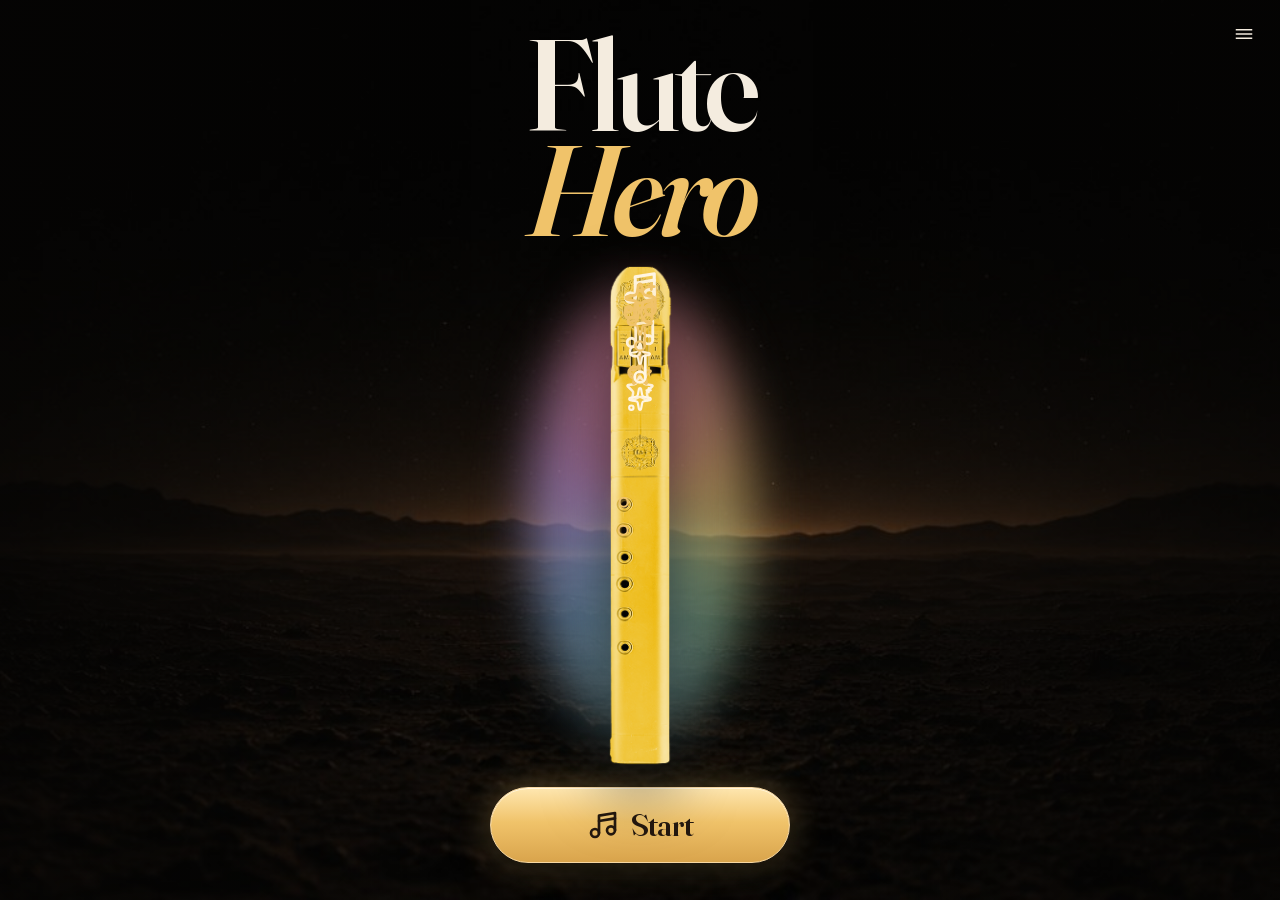
<file: index.html>
<!DOCTYPE html>
<html lang="en">
  <head>
    <meta charset="UTF-8" />
    <meta name="viewport" content="width=device-width, initial-scale=1, viewport-fit=cover" />
    <meta name="mobile-web-app-capable" content="yes" />
    <meta name="apple-mobile-web-app-capable" content="yes" />
    <title>Flute Hero</title>
    <link rel="stylesheet" href="styles.css?v=82" />
  </head>
  <body>
    <section id="screen-title" class="screen title-screen">
      <h1>Flute<span>Hero</span></h1>
      <div class="title-stage">
        <div class="flute-aura" aria-hidden="true"></div>
        <div class="swirl" aria-hidden="true">
          <span class="orbit" style="--rx: 50%; --ry: 84%; --dur: 28s; --size: 40px"><svg class="mark" viewBox="0 0 24 24"><use href="assets/icons.svg#music"></use></svg></span>
          <span class="orbit reverse" style="--rx: 62%; --ry: 72%; --dur: 28s; --delay: -14s; --size: 34px; --ink: #fff6e4"><svg class="mark" viewBox="0 0 24 24"><use href="assets/icons.svg#music"></use></svg></span>
          <span class="orbit reverse" style="--rx: 72%; --ry: 60%; --dur: 22s; --delay: -4s; --size: 34px"><svg class="mark" viewBox="0 0 24 24"><use href="assets/icons.svg#music-2"></use></svg></span>
          <span class="orbit" style="--rx: 42%; --ry: 68%; --dur: 22s; --delay: -15s; --size: 30px; --ink: #fff6e4"><svg class="mark" viewBox="0 0 24 24"><use href="assets/icons.svg#music-2"></use></svg></span>
          <span class="orbit" style="--rx: 38%; --ry: 90%; --dur: 34s; --delay: -8s; --size: 38px; --ink: #fff6e4"><svg class="mark" viewBox="0 0 24 24"><use href="assets/icons.svg#music-4"></use></svg></span>
          <span class="orbit reverse" style="--rx: 68%; --ry: 80%; --dur: 34s; --delay: -25s; --size: 32px"><svg class="mark" viewBox="0 0 24 24"><use href="assets/icons.svg#music-4"></use></svg></span>
          <span class="orbit reverse" style="--rx: 76%; --ry: 50%; --dur: 24s; --delay: -3s; --size: 30px; --ink: #fff6e4"><svg class="mark" viewBox="0 0 24 24"><use href="assets/icons.svg#star"></use></svg></span>
          <span class="orbit" style="--rx: 54%; --ry: 56%; --dur: 24s; --delay: -15s; --size: 26px"><svg class="mark" viewBox="0 0 24 24"><use href="assets/icons.svg#star"></use></svg></span>
          <span class="orbit" style="--rx: 58%; --ry: 76%; --dur: 18s; --delay: -9s; --size: 28px"><svg class="mark" viewBox="0 0 24 24"><use href="assets/icons.svg#sparkle"></use></svg></span>
          <span class="orbit reverse" style="--rx: 46%; --ry: 64%; --dur: 18s; --delay: -2s; --size: 24px; --ink: #fff6e4"><svg class="mark" viewBox="0 0 24 24"><use href="assets/icons.svg#sparkle"></use></svg></span>
          <span class="orbit reverse" style="--rx: 44%; --ry: 58%; --dur: 30s; --delay: -12s; --size: 32px; --ink: #fff6e4"><svg class="mark" viewBox="0 0 24 24"><use href="assets/icons.svg#music-3"></use></svg></span>
          <span class="orbit" style="--rx: 70%; --ry: 70%; --dur: 30s; --delay: -27s; --size: 28px"><svg class="mark" viewBox="0 0 24 24"><use href="assets/icons.svg#music-3"></use></svg></span>
          <span class="orbit" style="--rx: 74%; --ry: 86%; --dur: 38s; --delay: -6s; --size: 34px"><svg class="mark" viewBox="0 0 24 24"><use href="assets/icons.svg#sparkles"></use></svg></span>
          <span class="orbit reverse" style="--rx: 56%; --ry: 46%; --dur: 38s; --delay: -25s; --size: 26px; --ink: #fff6e4"><svg class="mark" viewBox="0 0 24 24"><use href="assets/icons.svg#sparkles"></use></svg></span>
        </div>
        <div id="title-flute" class="flute-wrap">
          <img src="assets/flute-a4.png" alt="" />
          <div class="glow"></div>
          <div class="holes"></div>
        </div>
      </div>
      <button id="begin" class="solid begin" type="button">
        <svg class="btn-icon" viewBox="0 0 24 24" aria-hidden="true"><use href="assets/icons.svg#music-4"></use></svg>
        Start
      </button>
    </section>

    <section id="screen-map" class="screen world hidden">
      <div class="world-route">
        <button id="pick-tutorial" class="place tutorial" type="button">
          <span class="place-mark" aria-hidden="true"></span>
          <span class="place-copy">
            <svg class="place-icon" viewBox="0 0 24 24" aria-hidden="true"><use href="assets/icons.svg#music-3"></use></svg>
            <b>Tutorial</b>
          </span>
        </button>
        <button id="pick-songs" class="place songs" type="button">
          <span class="place-mark" aria-hidden="true"></span>
          <span class="place-copy">
            <svg class="place-icon" viewBox="0 0 24 24" aria-hidden="true"><use href="assets/icons.svg#music-4"></use></svg>
            <b>Songs</b>
          </span>
        </button>
        <button id="pick-flutes" class="place place-flutes" type="button">
          <span class="place-mark" aria-hidden="true"></span>
          <span class="place-copy">
            <svg class="place-icon" viewBox="0 0 24 24" aria-hidden="true"><use href="assets/icons.svg#sparkles"></use></svg>
            <b>Flutes</b>
          </span>
        </button>
        <button id="pick-free" class="place free" type="button">
          <span class="place-mark" aria-hidden="true"></span>
          <span class="place-copy">
            <svg class="place-icon" viewBox="0 0 24 24" aria-hidden="true"><use href="assets/icons.svg#star"></use></svg>
            <b>Free Play</b>
          </span>
        </button>
      </div>
    </section>

    <section id="screen-select" class="screen stories hidden">
      <div class="story-top">
        <div class="story-head">
          <button id="select-back" class="text-btn icon-btn" type="button" aria-label="Back">
            <svg class="icon icon-line" viewBox="0 0 24 24" aria-hidden="true"><path d="M14.5 5.5 8 12l6.5 6.5"></path></svg>
          </button>
          <div id="story-bars" class="story-bars"></div>
        </div>
      </div>
      <button id="story-prev" class="story-arrow prev" type="button" aria-label="Previous album">
        <svg viewBox="0 0 24 24" aria-hidden="true"><path d="M14.5 5.5 8 12l6.5 6.5"></path></svg>
      </button>
      <button id="story-next" class="story-arrow next" type="button" aria-label="Next album">
        <svg viewBox="0 0 24 24" aria-hidden="true"><path d="M9.5 5.5 16 12l-6.5 6.5"></path></svg>
      </button>
      <div id="story-frame" class="story-frame"></div>
    </section>

    <section id="screen-play" class="screen hidden">
      <header class="hud">
        <button id="back" class="text-btn icon-btn" type="button" aria-label="Back">
          <svg class="icon icon-line" viewBox="0 0 24 24" aria-hidden="true"><path d="M14.5 5.5 8 12l6.5 6.5"></path></svg>
        </button>
        <div class="hud-title">
          <div id="song-name"></div>
          <div id="song-blurb"></div>
        </div>
        <div class="hud-stats">
          <div><b id="hit-count">0</b><span>hits</span></div>
          <div><b id="combo">0</b><span>combo</span></div>
          <div><b id="score">0</b><span>score</span></div>
        </div>
      </header>
      <div class="stage">
        <canvas id="highway"></canvas>
        <div id="call" class="call" aria-live="polite">
          <div class="call-ring" aria-hidden="true"></div>
          <div class="call-sparks" aria-hidden="true">
            <i></i><i></i><i></i><i></i><i></i><i></i><i></i><i></i><i></i><i></i><i></i><i></i>
          </div>
          <div class="call-badge">
            <svg class="call-icon" viewBox="0 0 24 24" aria-hidden="true"><use id="call-use" href="assets/icons.svg#sparkles"></use></svg>
            <b id="call-word"></b>
            <span id="call-points"></span>
          </div>
        </div>
        <div id="play-flute" class="flute-wrap">
          <div class="flute-body">
            <img src="assets/flute-a4.png" alt="" />
            <div class="glow"></div>
            <div class="open-mark"></div>
            <div class="holes"></div>
          </div>
        </div>
      </div>
      <div class="play-bar">
        <p id="count" class="count">1</p>
        <div id="drone-pill" class="drone-pill">Drone · A4</div>
        <div class="play-transport">
          <button id="restart" class="text-btn icon-btn" type="button" aria-label="Restart">
            <svg class="icon icon-line" viewBox="0 0 24 24" aria-hidden="true">
              <path d="M3 12a9 9 0 1 0 9-9 9.75 9.75 0 0 0-6.74 2.74L3 8"></path>
              <path d="M3 3v5h5"></path>
            </svg>
          </button>
          <button id="pause" class="text-btn icon-btn" type="button" aria-label="Pause">
            <svg class="icon icon-pause" viewBox="0 0 24 24" aria-hidden="true">
              <rect x="6" y="5" width="4.2" height="14" rx="1.2"></rect>
              <rect x="13.8" y="5" width="4.2" height="14" rx="1.2"></rect>
            </svg>
            <svg class="icon icon-play" viewBox="0 0 24 24" aria-hidden="true">
              <path d="M8 5.2v13.6l11.2-6.8z"></path>
            </svg>
          </button>
        </div>
        <div class="panel-actions">
          <button id="mic" class="text-btn icon-btn" type="button" aria-label="Use the flute" aria-pressed="false">
            <svg class="icon" viewBox="0 0 24 24" aria-hidden="true">
              <path d="M12 14.2a3.1 3.1 0 0 0 3.1-3.1V6.1a3.1 3.1 0 0 0-6.2 0v5a3.1 3.1 0 0 0 3.1 3.1z"></path>
              <path d="M7.2 11.2a.95.95 0 0 0-1.9.15 6.7 6.7 0 0 0 5.75 6.35V20H8.6a.95.95 0 0 0 0 1.9h6.8a.95.95 0 0 0 0-1.9h-2.45v-2.3A6.7 6.7 0 0 0 18.7 11.35a.95.95 0 0 0-1.9-.15 4.8 4.8 0 0 1-9.6 0z"></path>
            </svg>
          </button>
          <button id="guide" class="text-btn icon-btn on" type="button" aria-label="Sound on" aria-pressed="true">
            <svg class="icon icon-sound" viewBox="0 0 24 24" aria-hidden="true">
              <path d="M4 9.2h3.4L11.2 5.6v12.8L7.4 14.8H4z"></path>
              <path d="M14.2 8.6a4.2 4.2 0 0 1 0 6.8v-2.1a2.2 2.2 0 0 0 0-2.6z"></path>
              <path d="M14.2 5.6a7.2 7.2 0 0 1 0 12.8v-2.05a5.1 5.1 0 0 0 0-8.7z"></path>
            </svg>
            <svg class="icon icon-mute" viewBox="0 0 24 24" aria-hidden="true">
              <path d="M4 9.2h3.4L11.2 5.6v12.8L7.4 14.8H4z"></path>
              <path d="M14.4 9.2 19.6 14.4 18.3 15.7 13.1 10.5z"></path>
              <path d="M19.6 9.2 14.4 14.4 15.7 15.7 20.9 10.5z"></path>
            </svg>
          </button>
        </div>
        <p id="heard"></p>
      </div>
    </section>

    <section id="screen-free" class="screen hidden">
      <header class="hud">
        <button id="free-back" class="text-btn icon-btn" type="button" aria-label="Back">
          <svg class="icon icon-line" viewBox="0 0 24 24" aria-hidden="true"><path d="M14.5 5.5 8 12l6.5 6.5"></path></svg>
        </button>
        <div class="hud-title">
          <div id="free-title">Free Play</div>
          <div id="free-blurb"></div>
        </div>
      </header>
      <div class="stage">
        <canvas id="free-highway"></canvas>
        <div id="free-flute" class="flute-wrap">
          <div class="flute-body">
            <img src="assets/flute-a4.png" alt="" />
            <div class="glow"></div>
            <div class="open-mark"></div>
            <div class="holes"></div>
          </div>
        </div>
      </div>
      <div class="play-bar free-play-bar">
        <p id="free-count" class="count">1</p>
        <p id="free-note" class="drone-pill free-note"></p>
        <div class="panel-actions">
          <button id="free-play" class="text-btn icon-btn hidden" type="button" aria-label="Play track">
            <svg class="icon icon-line icon-track-play" viewBox="0 0 24 24" aria-hidden="true">
              <path d="M8 5.5v13l11-6.5z"></path>
            </svg>
            <svg class="icon icon-line icon-track-stop" viewBox="0 0 24 24" aria-hidden="true">
              <rect x="6" y="6" width="12" height="12" rx="1.5"></rect>
            </svg>
          </button>
          <button id="free-reset" class="text-btn icon-btn" type="button" aria-label="Reset">
            <svg class="icon icon-line" viewBox="0 0 24 24" aria-hidden="true">
              <path d="M3 12a9 9 0 1 0 9-9 9.75 9.75 0 0 0-6.74 2.74L3 8"></path>
              <path d="M3 3v5h5"></path>
            </svg>
          </button>
          <button id="free-settings-open" class="text-btn icon-btn" type="button" aria-label="Free Play settings">
            <svg class="icon icon-line" viewBox="0 0 24 24" aria-hidden="true">
              <path d="M4 21v-7M4 10V3M12 21v-9M12 8V3M20 21v-5M20 12V3M2 14h4M10 8h4M18 16h4"></path>
            </svg>
          </button>
          <button id="free-metro" class="text-btn icon-btn on" type="button" aria-label="Metronome on" aria-pressed="true">
            <svg class="icon icon-line" viewBox="0 0 24 24" aria-hidden="true">
              <path d="M12 11.4V9.1"></path>
              <path d="m12 17 6.59-6.59"></path>
              <path d="m15.05 5.7-.218-.691a3 3 0 0 0-5.663 0L4.418 19.695A1 1 0 0 0 5.37 21h13.253a1 1 0 0 0 .951-1.31L18.45 16.2"></path>
              <circle cx="20" cy="9" r="2"></circle>
            </svg>
          </button>
          <button id="free-mic" class="text-btn icon-btn" type="button" aria-label="Use the flute" aria-pressed="false">
            <svg class="icon" viewBox="0 0 24 24" aria-hidden="true">
              <path d="M12 14.2a3.1 3.1 0 0 0 3.1-3.1V6.1a3.1 3.1 0 0 0-6.2 0v5a3.1 3.1 0 0 0 3.1 3.1z"></path>
              <path d="M7.2 11.2a.95.95 0 0 0-1.9.15 6.7 6.7 0 0 0 5.75 6.35V20H8.6a.95.95 0 0 0 0 1.9h6.8a.95.95 0 0 0 0-1.9h-2.45v-2.3A6.7 6.7 0 0 0 18.7 11.35a.95.95 0 0 0-1.9-.15 4.8 4.8 0 0 1-9.6 0z"></path>
            </svg>
          </button>
          <button id="free-record" class="text-btn icon-btn record-btn" type="button" aria-label="Record" data-state="record">
            <svg class="icon icon-record" viewBox="0 0 24 24" aria-hidden="true"><circle cx="12" cy="12" r="5.5"></circle></svg>
            <svg class="icon icon-line icon-cancel" viewBox="0 0 24 24" aria-hidden="true"><path d="M7 7l10 10M17 7 7 17"></path></svg>
            <svg class="icon icon-stop" viewBox="0 0 24 24" aria-hidden="true"><rect x="7" y="7" width="10" height="10" rx="1.6"></rect></svg>
          </button>
        </div>
      </div>
      <div id="save-bar" class="save-bar hidden">
        <label class="save-label">Name
          <input id="take-name" type="text" maxlength="48" autocomplete="off" enterkeyhint="done" />
        </label>
        <button id="take-keep" class="solid" type="button">Keep</button>
        <button id="take-file" class="text-btn" type="button">Download</button>
        <button id="take-discard" class="text-btn" type="button">Discard</button>
      </div>
      <div id="takes" class="takes hidden">
        <p class="eyebrow">Saved</p>
        <div id="takes-list" class="takes-list"></div>
      </div>
    </section>

    <section id="screen-tutorial" class="screen hidden">
      <header class="hud">
        <button id="tutorial-back" class="text-btn icon-btn" type="button" aria-label="Back">
          <svg class="icon icon-line" viewBox="0 0 24 24" aria-hidden="true"><path d="M14.5 5.5 8 12l6.5 6.5"></path></svg>
        </button>
        <div class="hud-title">
          <div id="tutorial-title">Tutorial</div>
          <div id="tutorial-blurb">1 / 7</div>
        </div>
      </header>
      <div class="stage">
        <div id="tutorial-flute" class="flute-wrap">
          <div class="flute-body">
            <img src="assets/flute-a4.png" alt="" />
            <div class="glow"></div>
            <div class="open-mark"></div>
            <div class="holes"></div>
          </div>
        </div>
        <div class="tutorial-copy">
          <h2 id="tutorial-note">A5</h2>
          <p id="tutorial-hint">Leave every hole open.</p>
          <p id="tutorial-key">Key 0</p>
          <div id="tutorial-tuner" class="tuner idle">
            <div id="tutorial-way" class="meter-way">Play</div>
            <div id="tutorial-cents" class="meter-cents"></div>
            <div class="tuner-track">
              <span>Low</span>
              <div class="tuner-rail"><i id="tutorial-needle" class="meter-needle"></i></div>
              <span>High</span>
            </div>
          </div>
          <p id="tutorial-heard" class="hidden"></p>
        </div>
      </div>
      <div class="play-bar tutorial-bar">
        <div class="panel-actions">
          <button id="tutorial-mic" class="text-btn icon-btn" type="button" aria-label="Use the flute" aria-pressed="false">
            <svg class="icon" viewBox="0 0 24 24" aria-hidden="true">
              <path d="M12 14.2a3.1 3.1 0 0 0 3.1-3.1V6.1a3.1 3.1 0 0 0-6.2 0v5a3.1 3.1 0 0 0 3.1 3.1z"></path>
              <path d="M7.2 11.2a.95.95 0 0 0-1.9.15 6.7 6.7 0 0 0 5.75 6.35V20H8.6a.95.95 0 0 0 0 1.9h6.8a.95.95 0 0 0 0-1.9h-2.45v-2.3A6.7 6.7 0 0 0 18.7 11.35a.95.95 0 0 0-1.9-.15 4.8 4.8 0 0 1-9.6 0z"></path>
            </svg>
          </button>
          <button id="tutorial-next" class="text-btn" type="button">Next</button>
        </div>
      </div>
    </section>

    <section id="screen-tune" class="screen hidden">
      <header class="hud">
        <button id="tune-back" class="text-btn icon-btn" type="button" aria-label="Back">
          <svg class="icon icon-line" viewBox="0 0 24 24" aria-hidden="true"><path d="M14.5 5.5 8 12l6.5 6.5"></path></svg>
        </button>
        <div class="hud-title">
          <div id="tune-title">Tune</div>
          <div id="tune-blurb">1 / 15</div>
        </div>
      </header>
      <div class="stage">
        <div id="tune-flute" class="flute-wrap">
          <div class="flute-body">
            <img src="assets/flute-a4.png" alt="" />
            <div class="glow"></div>
            <div class="open-mark"></div>
            <div class="holes"></div>
          </div>
        </div>
        <div id="tune-play" class="tutorial-copy">
          <p id="tune-ask" class="eyebrow">The drone</p>
          <h2 id="tune-name">Drone</h2>
          <p id="tune-hint">Play only the drone barrel. Leave the melody silent.</p>
          <div id="tune-meter" class="tuner idle">
            <div id="tune-way" class="meter-way">Play</div>
            <div id="tune-cents" class="meter-cents"></div>
            <div class="tuner-track">
              <span>Low</span>
              <div class="tuner-rail"><i id="tune-needle" class="meter-needle"></i></div>
              <span>High</span>
            </div>
          </div>
          <p id="tune-heard"></p>
          <p id="tune-chart"></p>
        </div>
        <div id="tune-review" class="tune-review hidden"></div>
      </div>
      <div class="play-bar tutorial-bar">
        <div class="panel-actions">
          <button id="tune-mic" class="text-btn icon-btn" type="button" aria-label="Use the flute" aria-pressed="false">
            <svg class="icon" viewBox="0 0 24 24" aria-hidden="true">
              <path d="M12 14.2a3.1 3.1 0 0 0 3.1-3.1V6.1a3.1 3.1 0 0 0-6.2 0v5a3.1 3.1 0 0 0 3.1 3.1z"></path>
              <path d="M7.2 11.2a.95.95 0 0 0-1.9.15 6.7 6.7 0 0 0 5.75 6.35V20H8.6a.95.95 0 0 0 0 1.9h6.8a.95.95 0 0 0 0-1.9h-2.45v-2.3A6.7 6.7 0 0 0 18.7 11.35a.95.95 0 0 0-1.9-.15 4.8 4.8 0 0 1-9.6 0z"></path>
            </svg>
          </button>
          <button id="tune-prev" class="text-btn hidden" type="button">Previous</button>
          <button id="tune-use" class="solid hidden" type="button">Export</button>
          <button id="tune-chart-btn" class="text-btn hidden" type="button">Chart</button>
          <button id="tune-next" class="text-btn" type="button">Next</button>
        </div>
      </div>
    </section>

    <section id="screen-flutes" class="screen flutes hidden">
      <button id="flutes-back" class="text-btn icon-btn" type="button" aria-label="Back">
        <svg class="icon icon-line" viewBox="0 0 24 24" aria-hidden="true"><path d="M14.5 5.5 8 12l6.5 6.5"></path></svg>
      </button>
      <div id="flute-in-hand" class="flute-open"></div>
      <div id="flute-case" class="flute-case"></div>
    </section>

    <button id="app-menu" class="menu-plain" type="button" aria-label="Menu" aria-expanded="false">
      <svg class="icon" viewBox="0 0 24 24" aria-hidden="true">
        <path d="M3 6.5h18v1.6H3zM3 11.2h18v1.6H3zM3 15.9h18V17.5H3z"></path>
      </svg>
    </button>

    <section id="screen-results" class="overlay hidden">
      <div class="results">
        <p class="eyebrow">Clear</p>
        <h2 id="result-title"></h2>
        <p id="result-line"></p>
        <div class="result-stats">
          <div><b id="result-score">0</b><span>score</span></div>
          <div><b id="result-acc">0%</b><span>on time</span></div>
          <div><b id="result-combo">0</b><span>best combo</span></div>
        </div>
        <div class="result-grades">
          <div class="perfect"><b id="result-perfect">0</b><span>perfect</span></div>
          <div class="ok"><b id="result-ok">0</b><span>ok</span></div>
          <div class="bad"><b id="result-bad">0</b><span>bad</span></div>
          <div class="off"><b id="result-off">0</b><span>off</span></div>
          <div class="wrong"><b id="result-wrong">0</b><span>wrong</span></div>
        </div>
        <div class="result-actions">
          <button id="again" class="solid" type="button">Play again</button>
          <button id="results-songs" class="text-btn" type="button">Songs</button>
        </div>
      </div>
    </section>

    <dialog id="menu-panel" class="menu-modal" aria-labelledby="menu-heading">
      <header class="menu-bar">
        <button id="menu-back" class="text-btn hidden" type="button">Back</button>
        <p id="menu-word" class="menu-word">Flute <span>Hero</span></p>
        <p id="menu-heading" class="eyebrow hidden">Settings</p>
        <button id="menu-close" class="text-btn icon-btn" type="button" aria-label="Close">
          <svg class="icon" viewBox="0 0 24 24" aria-hidden="true">
            <path d="M6.2 5 12 10.8 17.8 5 19 6.2 13.2 12 19 17.8 17.8 19 12 13.2 6.2 19 5 17.8 10.8 12 5 6.2z"></path>
          </svg>
        </button>
      </header>
      <div id="menu-body" class="menu-body">
        <div class="menu-page" data-menu="root">
          <button class="menu-nav" type="button" data-go="tutorial">
            <span class="menu-copy">
              <b>Tutorial</b>
              <small>Each fingering, from the mouth down.</small>
            </span>
          </button>
          <button class="menu-nav" type="button" data-go="songs">
            <span class="menu-copy">
              <b>Songs</b>
              <small>Five albums.</small>
            </span>
          </button>
          <button class="menu-nav" type="button" data-go="free">
            <span class="menu-copy">
              <b>Free Play</b>
              <small>Notes leave the flute and run to the right.</small>
            </span>
          </button>
          <button class="menu-nav" type="button" data-go="flutes">
            <span class="menu-copy">
              <b>Flutes</b>
              <small>A4 or F#4 in hand. The rest stay shut.</small>
            </span>
          </button>
          <button class="menu-nav sub" type="button" data-go="settings">
            <span class="menu-copy">
              <b>Settings</b>
              <small>Drone color, note detection, the microphone, and the title screen.</small>
            </span>
          </button>
        </div>
        <div class="menu-page hidden" data-menu="settings">
          <label class="menu-row">
            <span class="menu-copy">
              <b>Drone color</b>
              <small>Gold or rainbow while the drone is held.</small>
            </span>
            <select id="drone-look">
              <option value="gold">Gold</option>
              <option value="rainbow">Rainbow</option>
            </select>
          </label>
          <button class="menu-nav sub" type="button" data-go="detection">
            <span class="menu-copy">
              <b>Note detection</b>
              <small id="ear-menu-line">Peaks. The drone only when a second barrel is there.</small>
            </span>
          </button>
          <button class="menu-nav sub" type="button" data-go="microphone">
            <span class="menu-copy">
              <b>Microphone</b>
              <small>Which device hears the flute, and a test.</small>
            </span>
          </button>
          <button class="menu-nav sub" type="button" data-go="developer">
            <span class="menu-copy">
              <b>Developer</b>
              <small>Open the title screen.</small>
            </span>
          </button>
        </div>
        <div class="menu-page hidden" data-menu="detection">
          <div class="menu-row ear-flute">
            <img id="ear-flute-img" src="assets/flute-a4.png" alt="" />
            <span class="menu-copy">
              <b id="ear-flute-name">A4 drone</b>
              <small id="ear-flute-line">In hand. The ears listen for this flute.</small>
            </span>
          </div>
          <button class="menu-nav ear" type="button" data-ear="scale" aria-pressed="false">
            <span class="menu-copy">
              <b>Scale</b>
              <small>The new ear. The scale of this flute, including a tuning when there is one. The drone is set aside, and its harmonics do not take the fingering.</small>
            </span>
            <span class="ear-using">Using</span>
          </button>
          <button class="menu-nav ear" type="button" data-ear="bands" aria-pressed="false">
            <span class="menu-copy">
              <b>Bands</b>
              <small>The first ear. A window around each note. The drone counts when it is loud enough beside the note.</small>
            </span>
            <span class="ear-using">Using</span>
          </button>
          <button class="menu-nav ear on" type="button" data-ear="peaks" aria-pressed="true">
            <span class="menu-copy">
              <b>Peaks</b>
              <small>The next ear. A peak has to stand out, and the drone counts only when a second barrel is really there.</small>
            </span>
            <span class="ear-using">Using</span>
          </button>
          <button class="menu-nav ear" type="button" data-ear="peaks2" aria-pressed="false">
            <span class="menu-copy">
              <b>Peaks v2</b>
              <small>A held note stays put. The drone is chosen beside it, and the drone's octave does not take the fingering.</small>
            </span>
            <span class="ear-using">Using</span>
          </button>
          <button class="menu-nav ear" type="button" data-ear="held" aria-pressed="false">
            <span class="menu-copy">
              <b>Held</b>
              <small>The drone stays with the note, and a harmonic of the drone does not take the fingering.</small>
            </span>
            <span class="ear-using">Using</span>
          </button>
          <button class="menu-nav ear" type="button" data-ear="yin" aria-pressed="false">
            <span class="menu-copy">
              <b>YIN</b>
              <small>One pitch, read from the wave. This is the method tuner libraries use. It hears the held note, and it does not split the drone from the melody.</small>
            </span>
            <span class="ear-using">Using</span>
          </button>
          <button class="menu-nav ear" type="button" data-ear="mcleod" aria-pressed="false">
            <span class="menu-copy">
              <b>McLeod</b>
              <small>One pitch, read from the wave. This is the method Aubio uses. It stays clearer on a noisy mic, and it does not split the drone from the melody.</small>
            </span>
            <span class="ear-using">Using</span>
          </button>
        </div>
        <div class="menu-page hidden" data-menu="developer">
          <button id="open-title" class="menu-nav" type="button">
            <span class="menu-copy">
              <b>Title screen</b>
              <small>The Flute Hero screen, before the map.</small>
            </span>
          </button>
        </div>
        <div class="menu-page hidden" data-menu="microphone">
          <dl id="mic-facts" class="mic-facts"></dl>
          <p id="mic-fix" class="mic-fix"></p>
          <button id="mic-ask" class="solid" type="button">Ask again</button>
          <section class="mic-test" aria-label="Microphone test">
            <p class="eyebrow">Test</p>
            <p id="mic-test-state">Off</p>
            <div class="mic-meter" aria-hidden="true"><b id="mic-meter-bar"></b></div>
            <p id="mic-test-note">The microphone is off, so there is nothing to hear yet.</p>
          </section>
        </div>
      </div>
      <p id="build-version" class="menu-version"></p>
    </dialog>

    <dialog id="free-settings" class="menu-modal" aria-labelledby="free-settings-heading">
      <header class="menu-bar">
        <p id="free-settings-heading" class="eyebrow">Settings</p>
        <button id="free-settings-close" class="text-btn icon-btn" type="button" aria-label="Close">
          <svg class="icon" viewBox="0 0 24 24" aria-hidden="true">
            <path d="M6.2 5 12 10.8 17.8 5 19 6.2 13.2 12 19 17.8 17.8 19 12 13.2 6.2 19 5 17.8 10.8 12 5 6.2z"></path>
          </svg>
        </button>
      </header>
      <div class="menu-body">
        <section class="track-card metro-card" aria-labelledby="metro-heading">
          <span class="menu-copy">
            <b id="metro-heading">Metronome</b>
            <small>The click on the bar. How loud, how many beats, and how fast.</small>
          </span>
          <label class="track-field">
            <span>Volume</span>
            <span class="range-pair">
              <input id="metro-volume" type="range" min="0" max="100" value="30" aria-label="Metronome volume" />
              <b id="metro-volume-read">30</b>
            </span>
          </label>
          <label class="track-field">
            <span>Beats</span>
            <select id="free-meter" aria-label="Beats in a bar">
              <option value="2">2</option>
              <option value="3">3</option>
              <option value="4" selected>4</option>
              <option value="5">5</option>
              <option value="6">6</option>
              <option value="7">7</option>
            </select>
          </label>
          <div class="track-field">
            <span>Tempo</span>
            <span class="bpm-box">
              <button id="bpm-down" class="text-btn icon-btn" type="button" aria-label="Slower">−</button>
              <div class="bpm-read"><b id="bpm-value">80</b><span>bpm</span></div>
              <button id="bpm-up" class="text-btn icon-btn" type="button" aria-label="Faster">+</button>
            </span>
          </div>
          <button id="free-tap" class="text-btn" type="button">Tap</button>
          <p id="free-tap-hint" class="metro-hint">Tap along to set the tempo.</p>
        </section>
        <div class="track-card">
          <span class="menu-copy">
            <b>Backing track</b>
            <small id="track-status">Music under the flute. None selected.</small>
          </span>
          <label class="track-field">
            <span>Track</span>
            <select id="track-pick" aria-label="Backing track">
              <option value="">None</option>
              <option value="earth">Rhythm of the Earth</option>
              <option value="forest">Rhythm of the Forest</option>
              <option value="file" hidden>Your file</option>
            </select>
          </label>
          <label class="track-field">
            <span>Volume</span>
            <span class="range-pair">
              <input id="track-volume" type="range" min="0" max="100" value="80" aria-label="Backing track volume" />
              <b id="track-volume-read">80</b>
            </span>
          </label>
          <canvas id="track-wave" class="track-wave hidden" width="320" height="48"></canvas>
          <div class="track-actions">
            <button id="track-preview" class="text-btn" type="button" disabled>Play</button>
            <label class="text-btn file-btn">Your file
              <input id="track-file" type="file" accept="audio/*" hidden />
            </label>
            <button id="track-clear" class="text-btn" type="button" disabled>Clear</button>
          </div>
        </div>
      </div>
    </dialog>

    <script src="game.js?v=83"></script>
  </body>
</html>
</file>
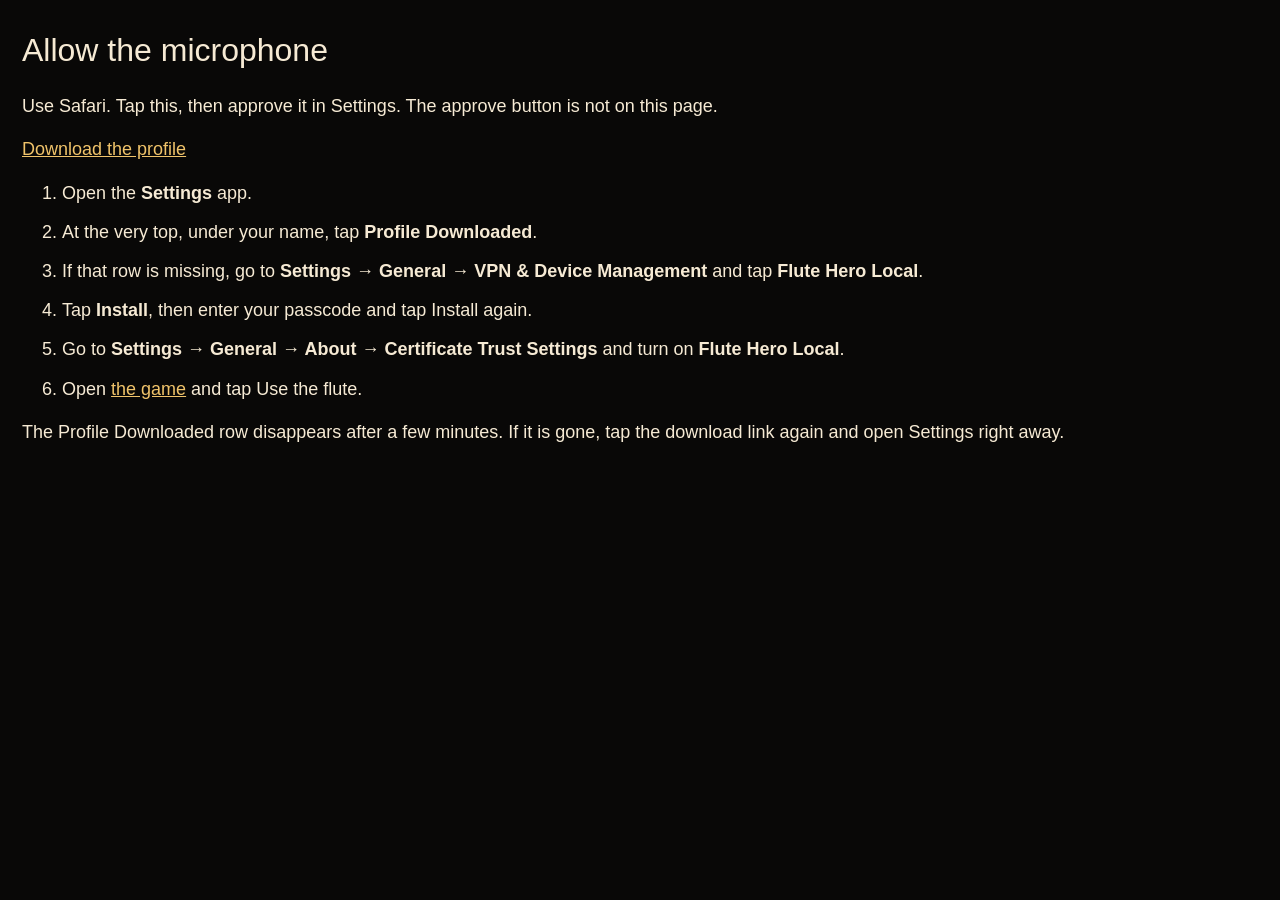
<file: install.html>
<!DOCTYPE html>
<html lang="en">
  <head>
    <meta charset="UTF-8" />
    <meta name="viewport" content="width=device-width, initial-scale=1" />
    <title>Allow the mic</title>
    <style>
      body {
        margin: 28px 22px 48px;
        background: #090807;
        color: #f6ead4;
        font: 18px/1.4 -apple-system, BlinkMacSystemFont, sans-serif;
      }
      a { color: #f0c36a; }
      h1 { font-weight: 500; font-size: 32px; }
      li { margin: 14px 0; }
    </style>
  </head>
  <body>
    <h1>Allow the microphone</h1>
    <p>Use Safari. Tap this, then approve it in Settings. The approve button is not on this page.</p>
    <p><a href="flute-hero.mobileconfig">Download the profile</a></p>
    <ol>
      <li>Open the <b>Settings</b> app.</li>
      <li>At the very top, under your name, tap <b>Profile Downloaded</b>.</li>
      <li>If that row is missing, go to <b>Settings → General → VPN &amp; Device Management</b> and tap <b>Flute Hero Local</b>.</li>
      <li>Tap <b>Install</b>, then enter your passcode and tap Install again.</li>
      <li>Go to <b>Settings → General → About → Certificate Trust Settings</b> and turn on <b>Flute Hero Local</b>.</li>
      <li>Open <a href="https://192.168.1.231:8899/">the game</a> and tap Use the flute.</li>
    </ol>
    <p>The Profile Downloaded row disappears after a few minutes. If it is gone, tap the download link again and open Settings right away.</p>
  </body>
</html>
</file>
<file: styles.css>
/* UI guide. Display type is Fraunces: titles, place names, song names, Start.
   Everything you tap otherwise is Outfit, 48px, pill-shaped.
   Icon buttons stay circles. Word buttons in one row share that row.
   Gold is the accent and the one primary action. Red is record or a miss. */

:root {
  --bg: #070605;
  --bg-raise: #12100e;
  --cream: #f4ecdf;
  --cream-dim: #b7ab9b;
  --gold: #f0c36a;
  --gold-deep: #c8923e;
  --clay: #e4b48a;
  --clay-deep: #a56b42;
  --miss: #d15d4c;
  --line: rgba(244, 236, 223, 0.14);
  --line-strong: rgba(244, 236, 223, 0.28);
  --ghost: rgba(244, 236, 223, 0.06);
  --surface: rgba(20, 17, 14, 0.92);
  --ink-on-gold: #24180f;
  --control: 48px;
  --gap: 8px;
  --serif: "Fraunces", "Iowan Old Style", Palatino, Georgia, serif;
  --sans: "Outfit", ui-sans-serif, system-ui, sans-serif;
}

@font-face {
  font-family: "Fraunces";
  font-style: normal;
  font-weight: 560;
  font-display: swap;
  src: url("assets/fonts/fraunces.woff2") format("woff2");
}

@font-face {
  font-family: "Fraunces";
  font-style: italic;
  font-weight: 560;
  font-display: swap;
  src: url("assets/fonts/fraunces-italic.woff2") format("woff2");
}

@font-face {
  font-family: "Outfit";
  font-style: normal;
  font-weight: 100 900;
  font-display: swap;
  src: url("assets/fonts/outfit.woff2") format("woff2");
}

@property --aura-angle {
  syntax: "<angle>";
  inherits: false;
  initial-value: 0deg;
}

* { box-sizing: border-box; }

html, body {
  margin: 0;
  height: 100%;
  background: #070605 url("assets/stage.jpg") center / cover no-repeat;
  color: var(--cream);
  overflow: hidden;
  overscroll-behavior: none;
}

body::before {
  content: "";
  position: fixed;
  inset: 0;
  background: linear-gradient(90deg, rgba(6, 5, 4, 0.78), rgba(6, 5, 4, 0.42) 48%, rgba(6, 5, 4, 0.7));
  pointer-events: none;
  z-index: 0;
}

body {
  font-family: var(--serif);
  min-height: 100%;
}

button, .file-btn {
  font-family: var(--sans);
  font-size: 16px;
  font-weight: 560;
  color: inherit;
  background: none;
  border: 0;
  padding: 0;
  touch-action: manipulation;
  -webkit-tap-highlight-color: transparent;
}
button:focus-visible, .file-btn:focus-visible {
  outline: 2px solid var(--gold);
  outline-offset: 3px;
}

.hidden { display: none !important; }

.screen {
  position: relative;
  z-index: 1;
  min-height: 100%;
}

#screen-play, #screen-free, #screen-tutorial, #screen-tune {
  position: fixed;
  top: 0;
  left: 0;
  right: 0;
  z-index: 1;
  height: 100vh;
  height: 100svh;
  overflow: hidden;
  display: flex;
  flex-direction: column;
  touch-action: manipulation;
}

.eyebrow {
  margin: 0 0 8px;
  font-family: var(--sans);
  font-size: 12px;
  letter-spacing: 0.16em;
  text-transform: uppercase;
  color: var(--gold);
}

.home {
  display: grid;
  grid-template-columns: minmax(280px, 520px) minmax(220px, 1fr);
  gap: 48px;
  align-items: center;
  max-width: 1100px;
  margin: 0 auto;
  height: 100vh;
  height: 100svh;
  overflow-x: hidden;
  overflow-y: auto;
  overscroll-behavior: contain;
  padding: 64px 40px 48px;
}

.title-screen {
  position: fixed;
  inset: 0;
  z-index: 1;
  height: 100vh;
  height: 100svh;
  overflow: hidden;
  display: flex;
  flex-direction: column;
  align-items: center;
  justify-content: center;
  gap: clamp(12px, 2.2vh, 28px);
  padding:
    calc(24px + env(safe-area-inset-top))
    24px
    calc(28px + env(safe-area-inset-bottom));
}

.title-screen h1 {
  margin: 0;
  flex: none;
  text-align: center;
  font-family: var(--serif);
  font-size: clamp(84px, 13vw, 128px);
  font-weight: 560;
  letter-spacing: -0.045em;
  line-height: 0.82;
}

.title-screen h1 span {
  display: block;
  font-style: italic;
  font-weight: 560;
  color: var(--gold);
}

.title-screen .title-stage {
  position: relative;
  display: flex;
  align-items: center;
  justify-content: center;
  flex: none;
  width: min(100%, 640px);
  height: min(56svh, 620px);
}

.title-screen .flute-wrap {
  position: relative;
  z-index: 1;
  height: 100%;
  filter: drop-shadow(0 24px 32px rgba(0, 0, 0, 0.55));
}

.flute-aura {
  position: absolute;
  left: 50%;
  top: 50%;
  z-index: 0;
  width: min(220px, 42%);
  height: 88%;
  border-radius: 50%;
  transform: translate(-50%, -50%);
  background: conic-gradient(
    from var(--aura-angle),
    rgba(255, 150, 176, 0.95),
    rgba(255, 214, 126, 0.9),
    rgba(164, 226, 184, 0.85),
    rgba(146, 198, 255, 0.9),
    rgba(208, 164, 255, 0.95),
    rgba(255, 150, 176, 0.95)
  );
  filter: blur(26px);
  mix-blend-mode: screen;
  opacity: 0.62;
  animation: aura-flow 16s linear infinite;
  pointer-events: none;
}

.swirl {
  position: absolute;
  inset: 0;
  z-index: 2;
  pointer-events: none;
}

.orbit {
  position: absolute;
  left: calc(50% - var(--rx) / 2);
  top: calc(50% - var(--ry) / 2);
  width: var(--rx);
  height: var(--ry);
  animation: spin var(--dur) linear infinite;
  animation-delay: var(--delay, 0s);
}

.mark {
  position: absolute;
  left: 50%;
  top: 0;
  width: var(--size, 18px);
  height: var(--size, 18px);
  margin-left: calc(var(--size, 18px) / -2);
  margin-top: calc(var(--size, 18px) / -2);
  color: var(--ink, var(--gold));
  overflow: visible;
  filter: drop-shadow(0 0 6px rgba(240, 195, 106, 0.4));
  animation: counterspin var(--dur) linear infinite;
  animation-delay: var(--delay, 0s);
}

.orbit.reverse,
.orbit.reverse .mark { animation-direction: reverse; }

.btn-icon {
  width: 16px;
  height: 16px;
  flex: none;
  display: block;
  overflow: visible;
}

@keyframes spin { to { transform: rotate(360deg); } }
@keyframes counterspin { to { transform: rotate(-360deg); } }
@keyframes aura-flow { to { --aura-angle: 360deg; } }

@media (prefers-reduced-motion: reduce) {
  .flute-aura,
  .orbit,
  .mark { animation: none; }
  .flute-aura { transform: translate(-50%, -50%); }
  .call.show,
  .call.show.perfect,
  .call.show.ok,
  .call.show.bad,
  .call.show.off,
  .call.show.wrong { animation: badge-still 700ms linear forwards; }
  .call-sparks, .call-ring, .call-badge::after { animation: none !important; }
}
@keyframes badge-still {
  0% { opacity: 0; }
  16% { opacity: 1; }
  70% { opacity: 1; }
  100% { opacity: 0; }
}

h1 {
  margin: 0;
  font-size: clamp(56px, 8vw, 92px);
  font-weight: 500;
  letter-spacing: -0.03em;
  line-height: 0.9;
}

.lede {
  margin: 18px 0 28px;
  max-width: 42ch;
  color: var(--cream-dim);
  font-size: 18px;
  line-height: 1.45;
}

.song-list { display: flex; flex-direction: column; gap: 8px; }

.menu-plain {
  position: fixed;
  top: calc(12px + env(safe-area-inset-top));
  right: 14px;
  z-index: 30;
  width: 44px;
  height: 44px;
  padding: 0;
  display: grid;
  place-items: center;
  border: 0;
  background: none;
  color: var(--cream);
  cursor: pointer;
}
.menu-plain .icon {
  width: 22px;
  height: 22px;
  display: block;
  fill: currentColor;
}

.world {
  --route-gap: 40px;
  position: fixed;
  inset: 0;
  z-index: 1;
  display: flex;
  flex-direction: column;
  align-items: center;
  justify-content: center;
  height: 100vh;
  height: 100svh;
  padding:
    calc(24px + env(safe-area-inset-top))
    28px
    calc(24px + env(safe-area-inset-bottom));
}
.world-route {
  position: relative;
  display: flex;
  flex-direction: column;
  gap: var(--route-gap);
  width: max-content;
  max-width: 100%;
}
.place {
  --ink: var(--gold);
  --glow: rgba(240, 195, 106, 0.45);
  position: relative;
  z-index: 1;
  overflow: visible;
  display: grid;
  grid-template-columns: 26px auto;
  column-gap: 18px;
  align-items: center;
  padding: 0;
  text-align: left;
  color: var(--cream);
  background: none;
  border: 0;
  cursor: pointer;
}
.place:not(:last-child)::before {
  content: "";
  position: absolute;
  z-index: 0;
  left: 8px;
  top: 50%;
  width: 10px;
  height: calc(100% + var(--route-gap));
  background: linear-gradient(90deg, #b4833c, #f8e2b4 46%, #c49245);
  box-shadow: 0 8px 18px rgba(0, 0, 0, 0.28);
}
.place.tutorial { --ink: #e4b48a; --glow: rgba(228, 180, 138, 0.5); }
.place.songs { --ink: #f0c36a; --glow: rgba(240, 195, 106, 0.55); }
.place.place-flutes { --ink: #f0a8be; --glow: rgba(255, 150, 176, 0.5); }
.place.free { --ink: #b7d4ff; --glow: rgba(146, 198, 255, 0.5); }
.place-mark {
  position: relative;
  z-index: 1;
  width: 26px;
  height: 26px;
  border-radius: 50%;
  background: radial-gradient(circle at 38% 32%, #4a3424, #100c09 68%);
  border: 2px solid var(--ink);
  box-shadow: 0 0 0 5px rgba(12, 9, 7, 0.35), 0 0 18px var(--glow);
}
.place-copy {
  display: flex;
  flex-direction: row;
  align-items: center;
  gap: 0.28em;
  width: auto;
  margin: 0;
  font-size: clamp(44px, 10vw, 72px);
}
.place-icon {
  width: 0.72em;
  height: 0.72em;
  flex: none;
  color: var(--ink);
  overflow: visible;
  filter: drop-shadow(0 0 8px var(--glow));
}
.place b {
  font-family: var(--serif);
  font-style: italic;
  font-size: 1em;
  font-weight: 560;
  letter-spacing: -0.045em;
  line-height: 0.9;
  white-space: nowrap;
}
.place:hover b,
.place:focus-visible b { color: var(--ink); }

.stories {
  position: fixed;
  inset: 0;
  z-index: 1;
  height: 100vh;
  height: 100svh;
  overflow: hidden;
  display: flex;
  flex-direction: column;
}
.story-top {
  position: relative;
  z-index: 3;
  padding: calc(12px + env(safe-area-inset-top)) 68px 0 12px;
}
.story-head {
  display: flex;
  align-items: center;
  gap: 12px;
  width: 100%;
}
.story-head .icon-btn { flex: none; }
.story-bars { width: 100%; }
.story-bars {
  display: flex;
  gap: 6px;
  flex: 1;
  min-width: 0;
}
.story-bars button {
  position: relative;
  flex: 1;
  height: 22px;
  padding: 0;
  border: 0;
  background: none;
  cursor: pointer;
}
.story-bars button::before {
  content: "";
  position: absolute;
  left: 0;
  right: 0;
  top: 50%;
  height: 2px;
  margin-top: -1px;
  border-radius: 99px;
  background: rgba(244, 236, 223, 0.28);
}
.story-bars button.done::before { background: rgba(240, 195, 106, 0.45); }
.story-bars button.on::before { background: var(--gold); }
.story-arrow {
  position: absolute;
  top: 50%;
  z-index: 4;
  width: 56px;
  height: 88px;
  margin-top: -44px;
  padding: 0;
  display: grid;
  place-items: center;
  border: 0;
  background: none;
  color: rgba(244, 236, 223, 0.86);
  cursor: pointer;
}
.story-arrow.prev { left: 6px; }
.story-arrow.next { right: 6px; }
.story-arrow:disabled { opacity: 0.22; cursor: default; }
.story-arrow svg {
  width: 28px;
  height: 28px;
  fill: none;
  stroke: currentColor;
  stroke-width: 1.4;
  stroke-linecap: round;
  stroke-linejoin: round;
}
.story-frame {
  position: relative;
  z-index: 2;
  flex: 1;
  min-height: 0;
  display: flex;
  flex-direction: column;
  justify-content: center;
  padding: 12px 96px 48px;
  overflow: auto;
}
.story-frame.gold { background: radial-gradient(ellipse at 50% 18%, rgba(240, 195, 106, 0.22), transparent 58%); }
.story-frame.clay { background: radial-gradient(ellipse at 50% 18%, rgba(228, 180, 138, 0.2), transparent 58%); }
.story-frame.river { background: radial-gradient(ellipse at 50% 18%, rgba(150, 190, 214, 0.2), transparent 58%); }
.story-frame.dusk { background: radial-gradient(ellipse at 50% 18%, rgba(186, 150, 196, 0.22), transparent 58%); }
.story-frame.deep { background: radial-gradient(ellipse at 50% 28%, rgba(240, 195, 106, 0.12), transparent 62%); }
.story-title {
  margin: 0;
  font-size: clamp(64px, 9vw, 112px);
  font-weight: 560;
  font-style: italic;
  letter-spacing: -0.045em;
  line-height: 0.86;
}
.story-line {
  margin: 16px 0 28px;
  max-width: 36ch;
  color: var(--cream-dim);
  font-size: 18px;
  line-height: 1.4;
}
.story-songs { display: flex; flex-direction: column; width: min(560px, 100%); }
.story-song {
  display: flex;
  align-items: baseline;
  justify-content: space-between;
  gap: 18px;
  width: 100%;
  padding: 14px 0;
  text-align: left;
  color: var(--cream);
  background: none;
  border: 0;
  border-top: 1px solid rgba(244, 236, 223, 0.16);
  cursor: pointer;
}
.story-song:last-child { border-bottom: 1px solid rgba(244, 236, 223, 0.16); }
.story-song b {
  display: block;
  font-family: var(--serif);
  font-size: 28px;
  font-weight: 500;
}
.story-song small {
  display: block;
  margin-top: 3px;
  font-family: var(--sans);
  font-size: 13px;
  line-height: 1.35;
  color: var(--cream-dim);
}
.story-song em {
  flex: none;
  font-family: var(--sans);
  font-size: 11px;
  font-style: normal;
  letter-spacing: 0.14em;
  text-transform: uppercase;
  color: var(--gold);
}
.story-song:hover b { color: var(--gold); }

.flutes {
  position: fixed;
  inset: 0;
  z-index: 1;
  overflow: auto;
  padding:
    calc(72px + env(safe-area-inset-top))
    28px
    calc(36px + env(safe-area-inset-bottom));
}
.flutes > .icon-btn { margin-bottom: 18px; }
.flute-open {
  width: min(920px, 100%);
  margin: 0 auto;
  display: grid;
  grid-template-columns: minmax(160px, 240px) minmax(0, 1fr);
  gap: 36px;
  align-items: center;
}
.flute-open img {
  width: 100%;
  max-height: min(62svh, 560px);
  object-fit: contain;
  filter: drop-shadow(0 24px 32px rgba(0, 0, 0, 0.55));
}
.flute-open h2 {
  margin: 0;
  font-size: clamp(56px, 7vw, 88px);
  font-weight: 560;
  font-style: italic;
  letter-spacing: -0.04em;
  line-height: 0.88;
}
.flute-open p:last-child {
  max-width: 36ch;
  margin: 14px 0 0;
  color: var(--cream-dim);
  font-size: 18px;
  line-height: 1.45;
}
.flute-case {
  width: min(980px, 100%);
  margin: 42px auto 0;
  display: grid;
  grid-template-columns: repeat(5, 1fr);
  gap: 18px;
}
.flute-case article,
.flute-case button {
  display: flex;
  flex-direction: column;
  align-items: center;
  gap: 4px;
  min-width: 0;
  text-align: center;
  color: var(--cream-dim);
  background: none;
  border: 0;
  padding: 0;
  font: inherit;
}
.flute-case button { cursor: pointer; }
.flute-case img {
  width: 100%;
  height: 150px;
  object-fit: contain;
  object-position: center;
}
.flute-case article img {
  filter: grayscale(1) brightness(0.55);
}
.flute-case b {
  font-family: var(--serif);
  font-size: 22px;
  font-weight: 500;
  color: var(--cream);
}
.flute-case button:hover b,
.flute-case button:focus-visible b { color: var(--gold); }
.flute-case button:focus-visible {
  outline: 1px solid var(--gold);
  outline-offset: 4px;
  border-radius: 12px;
}
.flute-case span {
  font-family: var(--sans);
  font-size: 11px;
  letter-spacing: 0.16em;
  text-transform: uppercase;
  color: var(--gold);
}
.tune-open { margin-top: 22px; }
#tune-ask { font-size: 18px; letter-spacing: 0.14em; }
#tune-ask.with-drone { color: var(--gold); }
#tune-name { font-size: clamp(36px, 5.4vw, 72px); }
#tune-name.with-drone { color: var(--gold); }
#tune-heard,
#tune-chart {
  margin-top: 12px;
  min-height: 1.45em;
}
#tune-heard.kept { color: var(--gold); }
#tune-chart:empty { display: none; }
#tune-meter .tuner-track { display: none; }
#tune-heard.warn { color: var(--clay); }
.tune-review {
  position: absolute;
  inset: 0;
  z-index: 3;
  overflow: auto;
  padding: 18px 28px 24px 22px;
}
.tune-review h2 {
  margin: 0 0 8px;
  font-family: var(--serif);
  font-weight: 500;
  font-size: clamp(40px, 6vw, 64px);
  line-height: 0.92;
}
.tune-review .tune-lead {
  max-width: 52ch;
  margin: 0 0 8px;
  font-family: var(--sans);
  font-size: 16px;
  line-height: 1.45;
  color: var(--cream-dim);
}
.tune-review article {
  padding: 14px 0;
  border-top: 1px solid rgba(244, 236, 223, 0.16);
}
.tune-review b {
  font-family: var(--serif);
  font-weight: 500;
  font-size: 28px;
  color: var(--cream);
}
.tune-review p {
  margin: 4px 0 0;
  font-family: var(--sans);
  font-size: 16px;
  line-height: 1.4;
  color: var(--cream-dim);
}
.tune-review p.warn { color: var(--clay); }
.feature {
  margin: 0 0 8px;
  border-color: rgba(240, 195, 106, 0.55);
  background: rgba(240, 195, 106, 0.06);
}
.back-link { margin: 0 0 18px; }
.menu-heading {
  margin: 0 0 18px;
  font-size: clamp(40px, 6vw, 68px);
  font-weight: 500;
  letter-spacing: -0.03em;
  line-height: 0.95;
}

.song {
  display: grid;
  grid-template-columns: 1fr auto;
  gap: 4px 16px;
  width: 100%;
  text-align: left;
  padding: 18px 20px;
  background: rgba(244, 236, 223, 0.045);
  color: var(--cream);
  border: 1px solid rgba(244, 236, 223, 0.22);
  border-radius: 18px;
  box-shadow: inset 0 1px 0 rgba(255, 248, 230, 0.06);
  cursor: pointer;
}

.song:hover, .song:focus-visible {
  border-color: var(--gold);
  outline: none;
}

.song b {
  display: flex;
  align-items: center;
  gap: 8px;
  font-family: var(--serif);
  font-size: 28px;
  font-weight: 560;
}
.song .btn-icon { width: 26px; height: 26px; }
.song span { grid-column: 1; color: var(--cream-dim); font-family: var(--sans); font-size: 16px; line-height: 1.35; }
.song em {
  grid-row: 1 / span 2;
  grid-column: 2;
  align-self: center;
  font-style: normal;
  font-family: var(--sans);
  font-size: 14px;
  letter-spacing: 0.1em;
  text-transform: uppercase;
  color: var(--gold);
}

.key-legend, #heard {
  font-family: var(--sans);
  font-size: 13px;
  color: var(--cream-dim);
}

.title-stage { display: flex; justify-content: center; align-items: center; }

.flute-wrap {
  position: relative;
  min-width: 0;
  height: min(78vh, 640px);
  aspect-ratio: 141 / 1058;
  width: auto;
  line-height: 0;
  filter: drop-shadow(0 30px 40px rgba(0, 0, 0, 0.55));
}
.flute-wrap img { width: 100%; height: 100%; display: block; }
#play-flute, #free-flute, #tutorial-flute, #tune-flute {
  position: absolute;
  top: 0;
  left: 0;
  bottom: 0;
  height: auto;
  width: 140px;
  overflow: hidden;
  aspect-ratio: auto;
  border-radius: 0;
  flex: none;
  filter: none;
  z-index: 1;
  pointer-events: none;
}
#play-flute .flute-body, #free-flute .flute-body, #tutorial-flute .flute-body, #tune-flute .flute-body {
  position: relative;
  width: 140px;
  height: auto;
  transform: none;
}

.glow {
  position: absolute;
  left: 64%;
  top: 18%;
  width: 16%;
  height: 4.6%;
  border-radius: 4px;
  transform: translate(-50%, -50%);
  background: #f0c36a;
  opacity: 0;
  filter: blur(2px);
}
.glow.on { opacity: 0.9; }
#play-flute .glow, #free-flute .glow,
#play-flute .glow.on, #free-flute .glow.on { opacity: 0; background: none; box-shadow: none; }

.holes { position: absolute; inset: 0; }
.holes i {
  position: absolute;
  width: 16%;
  aspect-ratio: 1;
  border-radius: 50%;
  transform: translate(-50%, -50%);
  border: 2px solid transparent;
  box-sizing: border-box;
  pointer-events: none;
}
.holes i.target {
  background: rgba(12, 8, 6, 0.82);
  border-color: #f0c36a;
  box-shadow: 0 0 14px #f0c36a;
}
.holes i.covered { background: rgba(18, 10, 6, 0.62); }
.holes i.wrong { background: rgba(170, 48, 36, 0.55); border-color: #d15d4c; box-shadow: none; }
#tutorial-flute .holes i.target,
#tune-flute .holes i.target {
  width: 22%;
  background: #140e0a;
  border: 2px solid #f4ecdf;
  animation: tutorial-hole 1.15s ease-out infinite;
  z-index: 2;
}
@keyframes tutorial-hole {
  0% { box-shadow: 0 0 0 3px #f4ecdf, 0 0 0 4px rgba(244, 236, 223, 0.95); }
  100% { box-shadow: 0 0 0 3px #f4ecdf, 0 0 0 16px rgba(244, 236, 223, 0); }
}
@media (prefers-reduced-motion: reduce) {
  #tutorial-flute .holes i.target,
  #tune-flute .holes i.target {
    animation: none;
    box-shadow: 0 0 0 3px #f4ecdf, 0 0 0 10px rgba(244, 236, 223, 0.55);
  }
}

.hud {
  display: flex;
  align-items: center;
  gap: 18px;
  padding: 16px 68px 0 22px;
}

.hud-title { flex: 1; min-width: 0; }
#song-name, #song-blurb, #free-title, #free-blurb, #tutorial-title, #tutorial-blurb, #tune-title, #tune-blurb {
  overflow: hidden;
  text-overflow: ellipsis;
  white-space: nowrap;
}
#song-name, #free-title, #tutorial-title { font-size: 22px; }
#song-blurb, #free-blurb, #tutorial-blurb { font-family: var(--sans); font-size: 13px; color: var(--cream-dim); }
#free-title.rec::before {
  content: "";
  display: inline-block;
  width: 8px;
  height: 8px;
  margin-right: 8px;
  border-radius: 50%;
  background: var(--miss);
  transform: translateY(-1px);
}

.hud-stats { display: flex; gap: 22px; text-align: right; flex: none; }
.hud-stats > div { min-width: 4.5rem; }
.hud-stats b {
  display: block;
  font-size: 28px;
  font-weight: 500;
  line-height: 1;
  font-variant-numeric: tabular-nums;
}
.hud-stats b.hot { color: var(--gold); }
.hud-stats b.tick { animation: stat-tick 280ms ease-out; }
@keyframes stat-tick {
  40% { transform: scale(1.14); color: var(--gold); }
}
.hud-stats span, .result-stats span, .result-grades span {
  font-family: var(--sans);
  font-size: 11px;
  letter-spacing: 0.12em;
  text-transform: uppercase;
  color: var(--cream-dim);
}

.call {
  position: absolute;
  z-index: 5;
  left: 58%;
  top: 34%;
  translate: -50% -50%;
  pointer-events: none;
  opacity: 0;
}
.call-ring,
.call-sparks { position: absolute; inset: -28px; pointer-events: none; }
.call-ring { z-index: 0; }
.call-sparks { z-index: 2; }
.call-badge { z-index: 1; }
.call-ring {
  border-radius: 999px;
  opacity: 0;
}
.call-sparks i {
  position: absolute;
  left: 50%;
  top: 50%;
  width: 11px;
  height: 11px;
  margin: -5px 0 0 -5px;
  border-radius: 2px;
  background: var(--gold);
  opacity: 0;
  box-shadow: 0 0 8px currentColor;
}
.call-sparks i:nth-child(odd) { border-radius: 50%; }
.call-sparks i:nth-child(1) { --dx: -86px; --dy: -36px; }
.call-sparks i:nth-child(2) { --dx: -62px; --dy: -70px; }
.call-sparks i:nth-child(3) { --dx: -18px; --dy: -84px; }
.call-sparks i:nth-child(4) { --dx: 28px; --dy: -78px; }
.call-sparks i:nth-child(5) { --dx: 72px; --dy: -58px; }
.call-sparks i:nth-child(6) { --dx: 96px; --dy: -18px; }
.call-sparks i:nth-child(7) { --dx: 84px; --dy: 28px; }
.call-sparks i:nth-child(8) { --dx: 48px; --dy: 58px; }
.call-sparks i:nth-child(9) { --dx: -8px; --dy: 64px; }
.call-sparks i:nth-child(10) { --dx: -52px; --dy: 46px; }
.call-sparks i:nth-child(11) { --dx: -92px; --dy: 8px; }
.call-sparks i:nth-child(12) { --dx: 8px; --dy: -28px; width: 6px; height: 6px; }
.call-badge {
  position: relative;
  min-width: 176px;
  padding: 12px 26px 11px;
  border: 2px solid var(--gold);
  border-radius: 999px;
  background: #16110d;
  box-shadow: 0 18px 40px rgba(0, 0, 0, 0.45);
  text-align: center;
  overflow: hidden;
}
.call-icon {
  width: 22px;
  height: 22px;
  display: block;
  margin: 0 auto 1px;
  overflow: visible;
  color: var(--gold);
}
.call b {
  display: block;
  font-family: var(--serif);
  font-size: clamp(36px, 4.6vw, 54px);
  font-weight: 560;
  font-style: italic;
  line-height: 0.9;
  letter-spacing: -0.03em;
  color: var(--cream);
}
.call span {
  display: inline-block;
  margin-top: 6px;
  padding: 2px 9px;
  border-radius: 999px;
  background: rgba(244, 236, 223, 0.1);
  font-family: var(--sans);
  font-size: 13px;
  letter-spacing: 0.16em;
  text-transform: uppercase;
  color: var(--cream);
}
.call span:empty { display: none; }
.call.perfect .call-badge {
  border-color: transparent;
  background:
    linear-gradient(#1a120c, #1a120c) padding-box,
    conic-gradient(from var(--aura-angle), #ff96b0, #ffd67e, #a4e2b8, #92c6ff, #d0a4ff, #ff96b0) border-box;
  border-width: 3px;
  box-shadow: 0 0 28px rgba(255, 214, 126, 0.45), 0 18px 40px rgba(0, 0, 0, 0.45);
}
.call.perfect .call-ring {
  background: conic-gradient(from var(--aura-angle), #ff96b0, #ffd67e, #a4e2b8, #92c6ff, #d0a4ff, #ff96b0);
  filter: blur(12px);
  mix-blend-mode: screen;
}
.call.perfect .call-icon { color: #ffd67e; }
.call.perfect b { color: #fff6e4; }
.call.perfect .call-sparks i:nth-child(5n + 1) { background: #ff96b0; }
.call.perfect .call-sparks i:nth-child(5n + 2) { background: #ffd67e; }
.call.perfect .call-sparks i:nth-child(5n + 3) { background: #a4e2b8; }
.call.perfect .call-sparks i:nth-child(5n + 4) { background: #92c6ff; }
.call.perfect .call-sparks i:nth-child(5n) { background: #d0a4ff; }
.call.ok .call-badge {
  border-color: var(--gold);
  box-shadow: 0 0 22px rgba(240, 195, 106, 0.35), 0 18px 40px rgba(0, 0, 0, 0.45);
}
.call.ok b { color: var(--gold); }
.call.bad .call-badge { border-color: var(--clay); }
.call.bad .call-icon, .call.bad b { color: var(--clay); }
.call.bad .call-sparks i { background: var(--clay); }
.call.off .call-badge { border-color: rgba(183, 171, 155, 0.45); box-shadow: none; }
.call.off .call-icon, .call.off b { color: var(--cream-dim); }
.call.off .call-sparks { display: none; }
.call.wrong .call-badge {
  border-color: var(--miss);
  box-shadow: 0 0 22px rgba(209, 93, 76, 0.4), 0 18px 40px rgba(0, 0, 0, 0.45);
}
.call.wrong .call-icon, .call.wrong b { color: #ffb0a4; }
.call.wrong .call-sparks i { background: var(--miss); }
.call.perfect.show .call-ring { animation: aura-flow 0.7s linear infinite, ring-bloom 1100ms ease-out forwards; }
.call.show .call-sparks i { animation: spark-fly 880ms ease-out forwards; }
.call.show .call-badge::after {
  content: "";
  position: absolute;
  inset: 0;
  background: linear-gradient(110deg, transparent 28%, rgba(255, 246, 228, 0.55) 48%, transparent 64%);
  translate: -130% 0;
}
.call.perfect.show .call-badge::after,
.call.ok.show .call-badge::after { animation: badge-shine 720ms ease-out 80ms; }
.call.show.perfect { animation: badge-perfect 1100ms cubic-bezier(0.16, 1, 0.3, 1) forwards; }
.call.show.ok { animation: badge-ok 920ms cubic-bezier(0.16, 1, 0.3, 1) forwards; }
.call.show.bad { animation: badge-bad 760ms ease-out forwards; }
.call.show.off { animation: badge-off 700ms ease-in forwards; }
.call.show.wrong { animation: badge-wrong 820ms ease-out forwards; }
@keyframes ring-bloom {
  0% { opacity: 0; scale: 0.55; }
  18% { opacity: 0.95; }
  100% { opacity: 0; scale: 1.45; }
}
@keyframes spark-fly {
  0% { opacity: 1; translate: 0 0; scale: 0.3; }
  35% { opacity: 1; translate: calc(var(--dx) * 0.55) calc(var(--dy) * 0.55); scale: 1; }
  100% { opacity: 0; translate: var(--dx) var(--dy); scale: 0.35; }
}
@keyframes badge-shine {
  to { translate: 130% 0; }
}
@keyframes badge-perfect {
  0% { opacity: 0; scale: 0.2; rotate: -8deg; translate: -50% -50%; }
  16% { opacity: 1; scale: 1.16; rotate: 2deg; translate: -50% -50%; }
  30% { scale: 0.96; rotate: 0deg; translate: -50% -50%; }
  44% { scale: 1.03; translate: -50% -50%; }
  58% { scale: 1; translate: -50% -52%; }
  76% { opacity: 1; translate: -50% -58%; }
  100% { opacity: 0; scale: 1.06; translate: -50% -76%; }
}
@keyframes badge-ok {
  0% { opacity: 0; scale: 0.45; translate: -50% -50%; }
  18% { opacity: 1; scale: 1.08; translate: -50% -50%; }
  34% { scale: 1; translate: -50% -50%; }
  70% { opacity: 1; translate: -50% -56%; }
  100% { opacity: 0; scale: 1.04; translate: -50% -70%; }
}
@keyframes badge-bad {
  0% { opacity: 0; scale: 0.8; rotate: -4deg; translate: -50% -50%; }
  22% { opacity: 1; scale: 1; rotate: 0deg; translate: -50% -50%; }
  68% { opacity: 1; translate: -50% -50%; }
  100% { opacity: 0; translate: -50% -40%; }
}
@keyframes badge-off {
  0% { opacity: 0; translate: -50% -62%; }
  18% { opacity: 0.85; translate: -50% -50%; }
  100% { opacity: 0; scale: 0.92; translate: -50% -18%; }
}
@keyframes badge-wrong {
  0% { opacity: 0; scale: 1.28; rotate: -14deg; translate: -50% -50%; }
  14% { opacity: 1; scale: 1; rotate: 8deg; translate: -50% -50%; }
  28% { rotate: -6deg; translate: -50% -50%; }
  42% { rotate: 2deg; translate: -50% -50%; }
  56% { rotate: 0deg; opacity: 1; translate: -50% -50%; }
  100% { opacity: 0; scale: 0.94; translate: -50% -36%; }
}

.stage {
  position: relative;
  flex: 1;
  min-height: 0;
  margin: 8px 18px 0;
  border-radius: 18px;
  background: #090807;
  overflow: hidden;
}

#highway, #free-highway {
  position: absolute;
  inset: 0;
  width: 100%;
  height: 100%;
  min-height: 0;
  display: block;
  background: transparent;
  z-index: 2;
}

#play-flute, #free-flute, #tutorial-flute, #tune-flute {
  position: absolute;
  top: 0;
  left: 0;
  bottom: 0;
  height: auto;
  width: 140px;
  overflow: hidden;
  aspect-ratio: auto;
  border-radius: 0;
  filter: none;
  z-index: 1;
  pointer-events: none;
}
#play-flute .flute-body, #free-flute .flute-body, #tutorial-flute .flute-body, #tune-flute .flute-body {
  position: relative;
  width: 140px;
  transform: none;
}

.open-mark {
  position: absolute;
  left: 50%;
  top: 28%;
  width: 14%;
  aspect-ratio: 1;
  border-radius: 50%;
  transform: translate(-50%, -50%);
  box-sizing: border-box;
  opacity: 0;
}
.open-mark.on { opacity: 0; }

.tutorial-copy {
  position: relative;
  z-index: 3;
  margin: 0 28px 0 176px;
  padding-top: 7vh;
  max-width: 640px;
}
.tutorial-copy h2 {
  margin: 0 0 12px;
  font-family: var(--serif);
  font-weight: 500;
  font-size: clamp(56px, 9vw, 104px);
  line-height: 0.92;
  color: var(--cream);
}
.tutorial-copy p {
  margin: 0;
  max-width: 36ch;
  font-family: var(--sans);
  font-size: 18px;
  line-height: 1.4;
  color: var(--cream-dim);
}
#tutorial-key {
  margin-top: 10px;
  font-size: 13px;
  letter-spacing: 0.14em;
  text-transform: uppercase;
  color: var(--gold);
}
#tutorial-heard {
  margin-top: 16px;
  min-height: 1.4em;
  color: var(--cream);
}
#tutorial-heard.right { color: var(--gold); }
.tuner { margin-top: 22px; max-width: 460px; }
.meter-way {
  font-family: var(--serif);
  font-weight: 500;
  font-size: clamp(48px, 8vw, 80px);
  line-height: 0.9;
  color: var(--cream);
}
.tuner.in .meter-way { color: var(--gold); }
.tuner.off .meter-way { color: var(--clay); }
.meter-cents {
  min-height: 1.3em;
  margin-top: 8px;
  font-family: var(--sans);
  font-size: 26px;
  font-weight: 560;
  color: var(--cream);
}
.tuner.in .meter-cents { color: var(--gold); }
.tuner.idle .meter-cents,
.tuner.off .meter-cents { color: var(--cream-dim); }
.tuner-track {
  display: grid;
  grid-template-columns: auto minmax(0, 1fr) auto;
  align-items: center;
  gap: 14px;
  margin-top: 16px;
}
.tuner-track span {
  font-family: var(--sans);
  font-size: 20px;
  font-weight: 560;
  letter-spacing: 0.08em;
  text-transform: uppercase;
  color: var(--cream-dim);
}
.tuner-rail {
  position: relative;
  height: 8px;
  border-radius: 99px;
  background: rgba(244, 236, 223, 0.22);
}
.tuner-rail::before {
  content: "";
  position: absolute;
  left: 50%;
  top: -10px;
  width: 2px;
  height: 28px;
  transform: translateX(-50%);
  background: var(--gold);
}
.meter-needle {
  position: absolute;
  top: 50%;
  left: 50%;
  width: 22px;
  height: 22px;
  border-radius: 50%;
  transform: translate(-50%, -50%);
  background: var(--cream);
  box-shadow: 0 0 0 4px rgba(7, 6, 5, 0.65);
}
.tuner.in .meter-needle { background: var(--gold); }
.tuner.off .meter-needle { background: var(--clay); }
.tuner.idle .meter-needle { opacity: 0.4; }
.play-bar.tutorial-bar {
  display: flex;
  justify-content: flex-end;
  align-items: center;
}
.play-bar.tutorial-bar .panel-actions {
  display: flex;
  align-items: center;
  gap: 12px;
}

.play-bar {
  display: grid;
  grid-template-columns: auto auto minmax(0, 1fr) auto minmax(180px, 1.3fr);
  grid-template-areas: "count drone heard transport actions";
  align-items: center;
  column-gap: 14px;
  row-gap: 8px;
  flex: none;
  min-height: 72px;
  padding: 12px 22px 16px;
}
.count { grid-area: count; }
.drone-pill { grid-area: drone; }
.play-transport { grid-area: transport; }
.panel-actions { grid-area: actions; }
#heard { grid-area: heard; }
.play-transport {
  display: flex;
  align-items: center;
  gap: 8px;
}
.count {
  width: 48px;
  height: 48px;
  flex: none;
  display: grid;
  place-items: center;
  margin: 0;
  font-size: 28px;
  line-height: 1;
  font-variant-numeric: tabular-nums;
  color: var(--cream-dim);
}
.count.down { color: var(--gold); }

.title-tools {
  display: flex;
  align-items: center;
  justify-content: space-between;
  gap: 16px;
}
.title-tools .key-legend { margin: 0; }

.menu-modal {
  border: 0;
  padding: 0;
  color: var(--cream);
  background: #070605;
}
.menu-modal[open] {
  display: flex;
  flex-direction: column;
  position: fixed;
  inset: 0;
  width: auto;
  height: auto;
  max-width: none;
  max-height: none;
  margin: 0;
  padding:
    calc(16px + env(safe-area-inset-top))
    calc(18px + env(safe-area-inset-right))
    calc(16px + env(safe-area-inset-bottom))
    calc(18px + env(safe-area-inset-left));
  background:
    linear-gradient(180deg, rgba(7, 6, 5, 0.94), rgba(7, 6, 5, 0.98)),
    #070605 url("assets/stage.jpg") center / cover no-repeat;
}
.menu-modal::backdrop {
  background: #070605;
}
.menu-bar {
  display: flex;
  align-items: center;
  justify-content: space-between;
  gap: 16px;
}
.menu-bar .eyebrow { margin: 0; }
.menu-word {
  display: flex;
  align-items: baseline;
  gap: 0.22em;
  margin: 0;
  font-family: var(--serif);
  font-size: 40px;
  font-weight: 560;
  letter-spacing: -0.045em;
  line-height: 1;
}
.menu-word span {
  font-style: italic;
  font-weight: 560;
  color: var(--gold);
}
.menu-bar .icon-btn {
  width: 48px;
  height: 48px;
}
.menu-body {
  width: min(520px, 100%);
  margin: 28px auto 0;
  flex: 1;
  min-height: 0;
  overflow: auto;
  display: flex;
  flex-direction: column;
  gap: 12px;
}
.menu-page {
  display: flex;
  flex-direction: column;
  gap: 12px;
}
.menu-nav {
  display: flex;
  align-items: center;
  justify-content: space-between;
  gap: 16px;
  width: 100%;
  min-height: 76px;
  padding: 14px 18px;
  text-align: left;
  color: var(--cream);
  background: rgba(20, 17, 14, 0.92);
  border: 1px solid var(--line);
  border-radius: 16px;
  cursor: pointer;
}
.menu-nav .menu-copy b { font-family: var(--serif); }
.menu-nav.ear.on {
  border-color: var(--gold);
}
.menu-nav.ear.on b { color: var(--gold); }
.ear-using {
  display: none;
  flex: none;
  font-family: var(--sans);
  font-size: 11px;
  letter-spacing: 0.16em;
  text-transform: uppercase;
  color: var(--gold);
}
.menu-nav.on .ear-using { display: block; }
.menu-row.ear-flute {
  justify-content: flex-start;
  gap: 18px;
}
.ear-flute img {
  width: 36px;
  height: 108px;
  object-fit: contain;
  flex: none;
}
.menu-nav.sub::after {
  content: "";
  flex: none;
  width: 10px;
  height: 10px;
  border-right: 2px solid var(--cream);
  border-bottom: 2px solid var(--cream);
  transform: rotate(-45deg);
}
.mic-facts {
  margin: 0;
  padding: 14px 18px;
  border: 1px solid var(--line);
  border-radius: 16px;
  background: rgba(20, 17, 14, 0.92);
}
.mic-fact {
  display: flex;
  justify-content: space-between;
  align-items: baseline;
  gap: 16px;
  margin: 0;
  padding: 8px 0;
  font-family: var(--sans);
  font-size: 14px;
}
.mic-fact + .mic-fact { border-top: 1px solid var(--line); }
.mic-fact dt { color: var(--cream-dim); }
.mic-fact dd {
  margin: 0;
  flex: 1;
  min-width: 0;
  text-align: right;
}
.mic-fix {
  margin: 0;
  font-family: var(--sans);
  font-size: 15px;
  line-height: 1.45;
}
#mic-ask { width: 100%; }
.mic-test {
  padding: 14px 18px 16px;
  border: 1px solid var(--line);
  border-radius: 16px;
  background: rgba(20, 17, 14, 0.92);
}
#mic-test-state {
  margin: 0 0 10px;
  font-size: 28px;
  font-weight: 500;
}
.mic-meter {
  height: 10px;
  border-radius: 999px;
  background: rgba(244, 236, 223, 0.12);
  overflow: hidden;
}
.mic-meter b {
  display: block;
  height: 100%;
  width: 0;
  background: var(--gold);
}
#mic-test-note {
  margin: 10px 0 0;
  font-family: var(--sans);
  font-size: 14px;
  line-height: 1.4;
  color: var(--cream-dim);
}
.menu-row {
  display: flex;
  align-items: center;
  justify-content: space-between;
  gap: 16px;
  min-height: 76px;
  padding: 14px 14px 14px 18px;
  border: 1px solid var(--line);
  border-radius: 16px;
  background: rgba(20, 17, 14, 0.92);
}
.menu-copy b {
  display: block;
  font-size: 22px;
  font-weight: 500;
}
.menu-copy small {
  display: block;
  margin-top: 4px;
  font-family: var(--sans);
  font-size: 13px;
  line-height: 1.35;
  color: var(--cream-dim);
}
.menu-row select,
.track-field select {
  appearance: none;
  min-height: 48px;
  min-width: 9.5rem;
  padding: 0 36px 0 14px;
  font-family: var(--sans);
  font-size: 16px;
  color: var(--cream);
  background-color: #090807;
  background-image: url("data:image/svg+xml,%3Csvg xmlns='http://www.w3.org/2000/svg' viewBox='0 0 24 24'%3E%3Cpath fill='%23f4ecdf' d='M6.5 9.2 12 14.8 17.5 9.2 18.8 10.5 12 17.3 5.2 10.5z'/%3E%3C/svg%3E");
  background-repeat: no-repeat;
  background-position: right 12px center;
  background-size: 16px;
  border: 1px solid var(--line);
  border-radius: 12px;
}
.range-pair {
  display: flex;
  align-items: center;
  gap: 10px;
  flex: none;
}
.range-pair input[type="range"] {
  width: 148px;
  accent-color: var(--gold);
}
.range-pair b {
  min-width: 2.4ch;
  font-family: var(--sans);
  font-size: 14px;
  font-weight: 560;
  font-variant-numeric: tabular-nums;
}
.track-card {
  display: flex;
  flex-direction: column;
  align-items: flex-start;
  gap: 12px;
  padding: 14px 18px 16px;
  border: 1px solid var(--line);
  border-radius: 16px;
  background: rgba(20, 17, 14, 0.92);
}
.track-field {
  display: flex;
  align-items: center;
  justify-content: space-between;
  gap: 12px;
  width: 100%;
}
.track-field > span:first-child {
  flex: none;
  min-width: 4.6rem;
  font-family: var(--sans);
  font-size: 12px;
  letter-spacing: 0.12em;
  text-transform: uppercase;
  color: var(--cream-dim);
}
.track-field select { flex: 1; min-width: 0; width: auto; }
.track-field .range-pair { flex: 1; min-width: 0; }
.track-field .range-pair input[type="range"] { flex: 1; width: auto; }
.track-wave {
  width: 100%;
  height: 48px;
  border-radius: 10px;
  background: rgba(244, 236, 223, 0.06);
}
.track-actions { display: flex; gap: var(--gap); width: 100%; }
.track-actions > * { flex: 1 1 0; min-width: 0; }
.file-btn { position: relative; }
.file-btn.is-off { opacity: 0.4; pointer-events: none; }
.menu-version {
  margin: auto 0 0;
  text-align: center;
  font-family: var(--sans);
  font-size: 12px;
  letter-spacing: 0.14em;
  text-transform: uppercase;
  color: var(--cream-dim);
}

.panel {
  display: flex;
  flex-direction: column;
  align-items: center;
  justify-content: center;
  gap: 8px;
  min-height: 0;
}

.drone-pill {
  font-family: var(--sans);
  font-size: 12px;
  letter-spacing: 0.14em;
  text-transform: uppercase;
  padding: 7px 12px;
  border-radius: 999px;
  border: 1px solid var(--line);
  color: var(--cream-dim);
}

.drone-pill.on {
  background: var(--gold);
  color: var(--ink-on-gold);
  border-color: var(--gold);
}

.actions, .panel-actions, .result-actions {
  display: flex;
  align-items: stretch;
  gap: var(--gap);
  min-width: 0;
}
.result-actions { width: 100%; }
.result-actions > * { flex: 1 1 0; min-width: 0; }
.panel-actions { justify-content: flex-end; }
.free-play-bar .panel-actions { width: 100%; }

.text-btn, .solid:not(.begin) {
  display: inline-flex;
  align-items: center;
  justify-content: center;
  height: var(--control);
  min-height: var(--control);
  border-radius: 999px;
  padding: 0 18px;
  cursor: pointer;
  font-size: 16px;
  font-weight: 560;
  letter-spacing: 0;
}

.text-btn {
  background: var(--ghost);
  color: var(--cream);
  border: 1px solid var(--line-strong);
}

.text-btn.on {
  background: var(--gold);
  color: var(--ink-on-gold);
  border-color: var(--gold);
}

.solid {
  background: linear-gradient(180deg, #ffe7b0 0%, #f0c36a 46%, #d9a44c 100%);
  color: var(--ink-on-gold);
  border: 1px solid #f6d7a2;
  box-shadow:
    inset 0 1px 0 rgba(255, 248, 230, 0.8),
    0 16px 36px rgba(0, 0, 0, 0.38),
    0 0 28px rgba(240, 195, 106, 0.28);
}

.begin {
  display: inline-flex;
  align-items: center;
  justify-content: center;
  gap: 12px;
  flex: none;
  min-width: min(300px, 84vw);
  min-height: 76px;
  padding: 0 40px;
  border-radius: 999px;
  cursor: pointer;
  font-family: var(--serif);
  font-size: 32px;
  font-weight: 560;
  letter-spacing: -0.03em;
  box-shadow:
    inset 0 1px 0 rgba(255, 248, 230, 0.85),
    0 18px 40px rgba(0, 0, 0, 0.42),
    0 0 36px rgba(240, 195, 106, 0.34);
}
.begin .btn-icon { width: 32px; height: 32px; }

.icon-btn {
  width: var(--control);
  height: var(--control);
  min-height: var(--control);
  padding: 0;
  display: grid;
  place-items: center;
  flex: none;
}
.icon-btn .icon {
  width: 22px;
  height: 22px;
  display: block;
  fill: currentColor;
}
.icon-btn .icon-line {
  fill: none;
  stroke: currentColor;
  stroke-width: 2;
  stroke-linecap: round;
  stroke-linejoin: round;
}
.icon-btn .icon-track-stop,
.icon-btn .icon-play,
.icon-btn .icon-mute,
#free-record .icon-cancel,
#free-record .icon-stop { display: none; }
.icon-btn.is-on .icon-track-play,
.icon-btn.is-paused .icon-pause,
.icon-btn.is-muted .icon-sound { display: none; }
.icon-btn.is-on .icon-track-stop,
.icon-btn.is-paused .icon-play,
.icon-btn.is-muted .icon-mute { display: block; }
#free-record[data-state="cancel"] .icon-record,
#free-record[data-state="stop"] .icon-record { display: none; }
#free-record[data-state="cancel"] .icon-cancel,
#free-record[data-state="stop"] .icon-stop { display: block; }
#free-record:not(.hot):not(.on) .icon-record { color: var(--miss); }

@media (min-width: 861px) {
  html, body { background-attachment: fixed; }
}

@media (hover: hover) {
  .text-btn:hover {
    background: var(--gold);
    color: var(--ink-on-gold);
    border-color: var(--gold);
  }
}

#heard {
  min-width: 0;
  height: 1.25em;
  margin: 0;
  overflow: hidden;
  text-overflow: ellipsis;
  white-space: nowrap;
  font-family: var(--sans);
  font-size: 13px;
  letter-spacing: 0.04em;
  color: var(--cream);
}
#heard.right { color: var(--gold); }
#heard.wrong { color: var(--miss); }

.overlay {
  position: fixed;
  inset: 0;
  background: rgba(7, 6, 5, 0.72);
  display: grid;
  place-items: center;
  padding: 24px;
}

.results {
  width: min(480px, 100%);
  background: var(--bg-raise);
  border: 1px solid var(--line);
  border-radius: 18px;
  padding: 28px;
}

.results h2 { margin: 0 0 8px; font-size: 40px; font-weight: 500; }
.results p { color: var(--cream-dim); }

.result-stats { display: flex; gap: 24px; margin: 18px 0 14px; }
.result-stats b { display: block; font-size: 28px; font-weight: 500; color: var(--cream); }
.result-grades { display: flex; gap: 18px; margin: 0 0 22px; flex-wrap: wrap; }
.result-grades b { display: block; font-size: 22px; font-weight: 500; }
.result-grades .perfect b { color: var(--gold); }
.result-grades .ok b { color: var(--cream); }
.result-grades .bad b { color: var(--clay); }
.result-grades .off b, .result-grades .wrong b { color: var(--miss); }
.free-play-bar {
  grid-template-columns: auto minmax(0, auto) minmax(0, 1fr);
  grid-template-areas: "count heard actions";
}
#free-note {
  grid-area: heard;
  justify-self: start;
  max-width: 100%;
  margin: 0;
  overflow: hidden;
  text-overflow: ellipsis;
  white-space: nowrap;
}
#free-note:empty { display: none; }
#free-note.on {
  color: var(--cream);
  border-color: rgba(244, 236, 223, 0.45);
  background: transparent;
}
#free-note.drone {
  background: var(--gold);
  color: var(--ink-on-gold);
  border-color: var(--gold);
}
#free-note.drone.rainbow {
  background: linear-gradient(90deg, hsl(0, 92%, 62%), hsl(48, 92%, 62%), hsl(96, 92%, 62%), hsl(144, 92%, 62%), hsl(192, 92%, 62%), hsl(240, 92%, 62%), hsl(288, 92%, 62%));
  border-color: transparent;
}
#free-note.warn { color: var(--cream-dim); text-transform: none; letter-spacing: 0.02em; background: transparent; border-color: var(--line); }
.text-btn:disabled,
.solid:disabled,
.panel-actions button:disabled { opacity: 0.4; cursor: default; }
.metro-card > .text-btn { align-self: stretch; }
.metro-hint {
  margin: -4px 0 0;
  font-family: var(--sans);
  font-size: 13px;
  line-height: 1.35;
  color: var(--cream-dim);
}
.bpm-box { display: flex; align-items: center; gap: var(--gap); flex: none; }
.bpm-box .icon-btn { flex: none; width: var(--control); }
.bpm-read { min-width: 52px; text-align: center; }
.bpm-read b {
  display: block;
  font-size: 22px;
  font-weight: 500;
  line-height: 1;
  font-variant-numeric: tabular-nums;
}
.bpm-read span {
  font-family: var(--sans);
  font-size: 10px;
  letter-spacing: 0.14em;
  text-transform: uppercase;
  color: var(--cream-dim);
}
.bpm-box button:disabled { opacity: 0.4; cursor: default; }
.record-btn.hot,
.record-btn.hot:hover,
.record-btn.hot:focus-visible {
  background: var(--miss);
  color: #fff8f4;
  border-color: var(--miss);
}
.save-bar {
  display: flex;
  align-items: center;
  gap: 8px;
  flex-wrap: wrap;
  padding: 4px 22px 8px;
}
.save-label {
  display: flex;
  align-items: center;
  gap: 8px;
  font-family: var(--sans);
  font-size: 12px;
  letter-spacing: 0.08em;
  text-transform: uppercase;
  color: var(--gold);
}
.save-bar input {
  flex: 1;
  width: 100%;
  min-width: 0;
  height: var(--control);
  padding: 0 14px;
  border: 1px solid var(--line);
  border-radius: 999px;
  background: #090807;
  color: var(--cream);
  font-family: var(--sans);
  font-size: 16px;
}
.save-label { flex: 1 1 180px; min-width: 0; }
.save-bar > button { flex: 1 1 0; min-width: 0; }
.takes {
  display: flex;
  align-items: center;
  gap: 12px;
  min-width: 0;
  padding: 0 22px 14px;
}
.takes .eyebrow { margin: 0; flex: none; }
.takes-list {
  display: flex;
  gap: 8px;
  flex: 1;
  min-width: 0;
  overflow-x: auto;
  padding-bottom: 2px;
}
.take {
  display: flex;
  align-items: center;
  gap: 8px;
  flex: none;
  padding: 6px 8px 6px 14px;
  border: 1px solid var(--line);
  border-radius: 999px;
  background: transparent;
  color: var(--cream);
}
.take.playing { border-color: var(--gold); }
.take b { font-family: var(--serif); font-weight: 500; }
.take span { font-family: var(--sans); font-size: 11px; color: var(--cream-dim); }
.take .icon-btn {
  width: 32px;
  height: 32px;
  min-height: 32px;
  padding: 0;
}
.take .icon-btn .icon { width: 16px; height: 16px; }

/* Phone layout. Wider screens keep the desktop layout above. */
@media (max-width: 860px) {
  .home {
    grid-template-columns: 1fr;
    gap: 18px;
    align-items: start;
    padding: calc(16px + env(safe-area-inset-top)) 16px calc(20px + env(safe-area-inset-bottom));
  }
  .home .title-stage { order: -1; }
  .home .flute-wrap { height: min(220px, 30svh); }
  .story-top { padding-left: 16px; padding-right: 56px; gap: 8px; }
  .story-frame { padding: 8px 58px 28px; }
  .story-title { font-size: clamp(52px, 16vw, 76px); }
  .story-line { font-size: 16px; margin-bottom: 18px; }
  .story-song b { font-size: 22px; }
  .story-arrow { width: 44px; }
  .flute-open { grid-template-columns: 1fr; gap: 12px; }
  .flute-open img { max-height: 42svh; }
  .flute-open h2 { font-size: clamp(48px, 14vw, 68px); }
  .flute-case { grid-template-columns: repeat(2, 1fr); gap: 16px 12px; }
  .flute-case img { height: 120px; }
  .tune-review { padding: 12px 16px 20px; }
  .tune-review b { font-size: 22px; }
  .hud { padding-right: 58px; padding-left: 12px; }
  .title-screen h1 { font-size: clamp(88px, 24vw, 112px); }
  .title-screen .title-stage { height: min(52svh, 500px); }
  .lede { margin: 12px 0 18px; font-size: 16px; }
  .title-tools { flex-direction: column; align-items: flex-start; gap: 10px; }
  #menu-title, .menu-corner {
    position: fixed;
    top: calc(10px + env(safe-area-inset-top));
    right: 12px;
    z-index: 5;
  }
  .hud {
    gap: 10px;
    padding: calc(8px + env(safe-area-inset-top)) 58px 0 12px;
  }
  #back, #free-back, #tutorial-back, #tune-back { flex: none; }
  .hud-stats { gap: 10px; }
  .hud-stats > div { min-width: 2.8rem; }
  .hud-stats b { font-size: 20px; }
  .call { left: 62%; top: 30%; }
  .call-badge { min-width: 148px; padding: 10px 18px 9px; }
  .call b { font-size: 32px; }
  #song-name, #free-title, #tutorial-title, #tune-title { font-size: 18px; }
  .tutorial-copy { margin-left: 148px; margin-right: 12px; padding-top: 2vh; }
  .tutorial-copy h2 { font-size: clamp(40px, 10vw, 64px); }
  .tutorial-copy p { font-size: 16px; }
  .meter-way { font-size: clamp(40px, 11vw, 64px); }
  .meter-cents { font-size: 22px; }
  .tuner-track span { font-size: 16px; }
  .bpm-read b { font-size: 18px; }
  .stage { margin: 8px 10px 0; }
  .play-bar.free-play-bar {
    grid-template-columns: auto minmax(0, 1fr);
    grid-template-areas:
      "count heard"
      "actions actions";
    align-items: center;
  }
  .free-play-bar .panel-actions { justify-content: space-between; }
  .free-play-bar .panel-actions > .icon-btn {
    flex: 1 1 0;
    width: auto;
    max-width: 72px;
    min-width: 0;
  }
  .save-bar, .takes { padding-left: 12px; padding-right: 12px; }
  .range-pair { width: 100%; }
  .range-pair input[type="range"] { flex: 1; width: auto; }
  .play-bar {
    grid-template-columns: auto minmax(0, 1fr) auto;
    grid-template-areas:
      "count drone transport"
      "actions actions actions"
      "heard heard heard";
    min-height: 112px;
    padding: 8px 12px calc(10px + env(safe-area-inset-bottom));
  }
  .count { width: 40px; height: 40px; font-size: 22px; }
  .drone-pill {
    justify-self: start;
    max-width: 100%;
    overflow: hidden;
    text-overflow: ellipsis;
  }
  .panel-actions {
    display: flex;
    justify-content: flex-end;
    gap: 8px;
  }
  .free-play-bar .panel-actions { justify-content: space-between; }
  .menu-row {
    align-items: stretch;
    flex-direction: column;
  }
  .menu-row.ear-flute {
    flex-direction: row;
    align-items: center;
    justify-content: flex-start;
  }
  .menu-row select { width: 100%; }
  .overlay { padding: 16px; }
  .results { padding: 20px; }
  .results h2 { font-size: 32px; }
  .result-stats { gap: 16px; flex-wrap: wrap; }
}

@media (hover: hover) {
  .bpm-box button:disabled:hover,
  .panel-actions button:disabled:hover,
  .text-btn:disabled:hover {
    background: rgba(244, 236, 223, 0.06);
    color: var(--cream);
    border-color: rgba(244, 236, 223, 0.28);
  }
}
</file>
